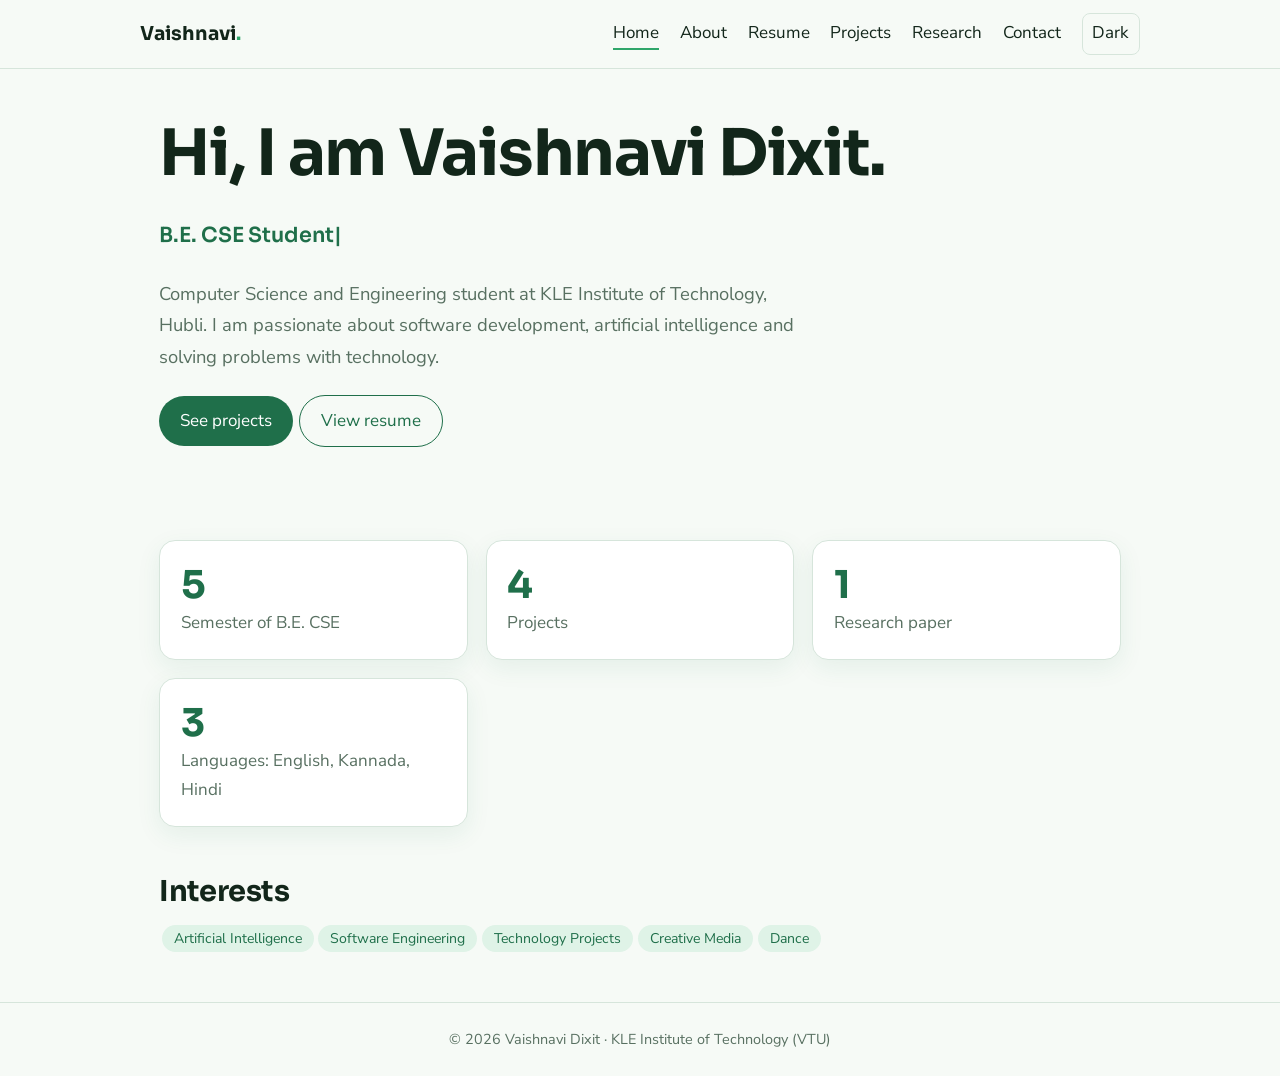
<file: index.html>
<!DOCTYPE html><html lang="en"><head><meta charset="utf-8"><meta name="viewport" content="width=device-width,initial-scale=1"><title>Home | Vaishnavi Dixit</title><meta name="description" content="Portfolio of Vaishnavi Dixit, B.E. Computer Science student at KLE Institute of Technology: projects in AI and software, resume and research."><meta property="og:title" content="Vaishnavi Dixit | Portfolio"><meta property="og:description" content="B.E. CSE student, AI and software enthusiast and author of the Trust-Respect Continuum."><meta property="og:type" content="website"><link rel="icon" href="data:image/svg+xml,%3Csvg xmlns=%27http://www.w3.org/2000/svg%27 viewBox=%270 0 100 100%27%3E%3Crect width=%27100%27 height=%27100%27 rx=%2722%27 fill=%27%231f6f4a%27/%3E%3Ctext x=%2750%27 y=%2768%27 font-size=%2760%27 text-anchor=%27middle%27 fill=%27white%27 font-family=%27sans-serif%27%3EV%3C/text%3E%3C/svg%3E"><link href="https://fonts.googleapis.com/css2?family=Sora:wght@600;700&family=Nunito+Sans:wght@400;600&display=swap" rel="stylesheet"><link rel="stylesheet" href="style.css"></head><body><div id="bar"></div><header><div class="wrap nav"><a class="logo" href="index.html">Vaishnavi<b>.</b></a><button id="menu" class="ib" aria-expanded="false" aria-controls="nl">Menu</button><nav aria-label="Main"><ul id="nl"><li><a href="index.html">Home</a></li><li><a href="about.html">About</a></li><li><a href="resume.html">Resume</a></li><li><a href="projects.html">Projects</a></li><li><a href="research.html">Research</a></li><li><a href="contact.html">Contact</a></li><li><button id="theme" class="ib" aria-label="Toggle theme">Dark</button></li></ul></nav></div></header><main class="wrap"><div class="hero"><h1>Hi, I am Vaishnavi Dixit.</h1><div class="type" id="typing" aria-label="B.E. CSE Student"></div>
<p>Computer Science and Engineering student at KLE Institute of Technology, Hubli. I am passionate about software development, artificial intelligence and solving problems with technology.</p>
<a class="btn" href="projects.html">See projects</a><a class="btn alt" href="resume.html">View resume</a></div>
<section class="rv"><div class="grid">
<div class="card"><div class="num" data-count="5">0</div><span class="muted">Semester of B.E. CSE</span></div>
<div class="card"><div class="num" data-count="4">0</div><span class="muted">Projects</span></div>
<div class="card"><div class="num" data-count="1">0</div><span class="muted">Research paper</span></div>
<div class="card"><div class="num" data-count="3">0</div><span class="muted">Languages: English, Kannada, Hindi</span></div></div></section>
<section class="rv"><h2>Interests</h2><span class="tag">Artificial Intelligence</span><span class="tag">Software Engineering</span><span class="tag">Technology Projects</span><span class="tag">Creative Media</span><span class="tag">Dance</span></section></main><button id="top" class="ib" aria-label="Back to top">Top</button><footer>&copy; 2026 Vaishnavi Dixit &middot; KLE Institute of Technology (VTU)</footer><script src="https://cdnjs.cloudflare.com/ajax/libs/jquery/3.7.1/jquery.min.js"></script><script src="script.js"></script></body></html>
</file>
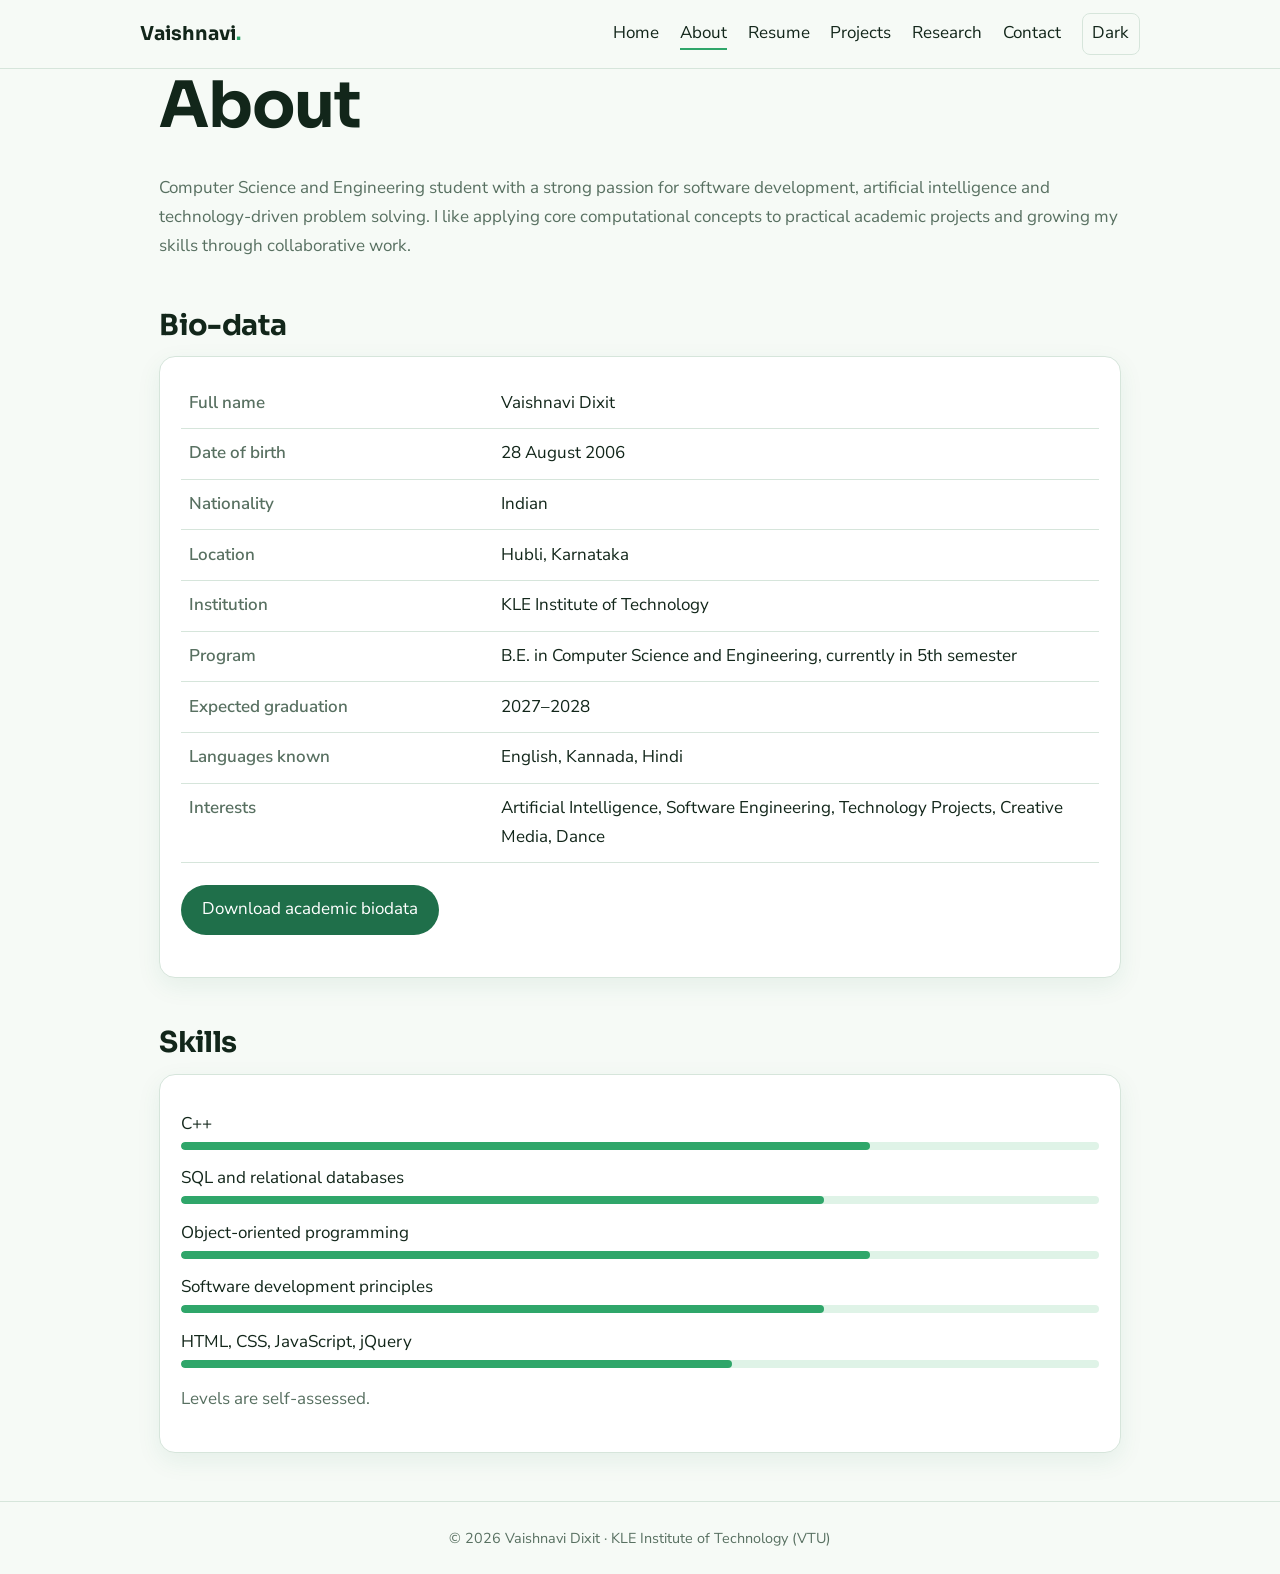
<file: about.html>
<!DOCTYPE html><html lang="en"><head><meta charset="utf-8"><meta name="viewport" content="width=device-width,initial-scale=1"><title>About | Vaishnavi Dixit</title><meta name="description" content="Portfolio of Vaishnavi Dixit, B.E. Computer Science student at KLE Institute of Technology: projects in AI and software, resume and research."><meta property="og:title" content="Vaishnavi Dixit | Portfolio"><meta property="og:description" content="B.E. CSE student, AI and software enthusiast and author of the Trust-Respect Continuum."><meta property="og:type" content="website"><link rel="icon" href="data:image/svg+xml,%3Csvg xmlns=%27http://www.w3.org/2000/svg%27 viewBox=%270 0 100 100%27%3E%3Crect width=%27100%27 height=%27100%27 rx=%2722%27 fill=%27%231f6f4a%27/%3E%3Ctext x=%2750%27 y=%2768%27 font-size=%2760%27 text-anchor=%27middle%27 fill=%27white%27 font-family=%27sans-serif%27%3EV%3C/text%3E%3C/svg%3E"><link href="https://fonts.googleapis.com/css2?family=Sora:wght@600;700&family=Nunito+Sans:wght@400;600&display=swap" rel="stylesheet"><link rel="stylesheet" href="style.css"></head><body><div id="bar"></div><header><div class="wrap nav"><a class="logo" href="index.html">Vaishnavi<b>.</b></a><button id="menu" class="ib" aria-expanded="false" aria-controls="nl">Menu</button><nav aria-label="Main"><ul id="nl"><li><a href="index.html">Home</a></li><li><a href="about.html">About</a></li><li><a href="resume.html">Resume</a></li><li><a href="projects.html">Projects</a></li><li><a href="research.html">Research</a></li><li><a href="contact.html">Contact</a></li><li><button id="theme" class="ib" aria-label="Toggle theme">Dark</button></li></ul></nav></div></header><main class="wrap"><h1>About</h1><p class="muted">Computer Science and Engineering student with a strong passion for software development, artificial intelligence and technology-driven problem solving. I like applying core computational concepts to practical academic projects and growing my skills through collaborative work.</p>
<section class="rv"><h2>Bio-data</h2><div class="card"><table>
<tr><th>Full name</th><td>Vaishnavi Dixit</td></tr><tr><th>Date of birth</th><td>28 August 2006</td></tr>
<tr><th>Nationality</th><td>Indian</td></tr><tr><th>Location</th><td>Hubli, Karnataka</td></tr>
<tr><th>Institution</th><td>KLE Institute of Technology</td></tr>
<tr><th>Program</th><td>B.E. in Computer Science and Engineering, currently in 5th semester</td></tr>
<tr><th>Expected graduation</th><td>2027&ndash;2028</td></tr>
<tr><th>Languages known</th><td>English, Kannada, Hindi</td></tr>
<tr><th>Interests</th><td>Artificial Intelligence, Software Engineering, Technology Projects, Creative Media, Dance</td></tr></table>
<p><a class="btn" href="Academic_Biodata_Vaishnavi_Dixit.pdf" download>Download academic biodata</a></p></div></section>
<section class="rv"><h2>Skills</h2><div class="card">
<div class="skill">C++<div><i data-level="75"></i></div></div><div class="skill">SQL and relational databases<div><i data-level="70"></i></div></div>
<div class="skill">Object-oriented programming<div><i data-level="75"></i></div></div><div class="skill">Software development principles<div><i data-level="70"></i></div></div>
<div class="skill">HTML, CSS, JavaScript, jQuery<div><i data-level="60"></i></div></div>
<p class="muted">Levels are self-assessed. <!-- TODO: adjust data-level values --></p></div></section></main><button id="top" class="ib" aria-label="Back to top">Top</button><footer>&copy; 2026 Vaishnavi Dixit &middot; KLE Institute of Technology (VTU)</footer><script src="https://cdnjs.cloudflare.com/ajax/libs/jquery/3.7.1/jquery.min.js"></script><script src="script.js"></script></body></html>
</file>
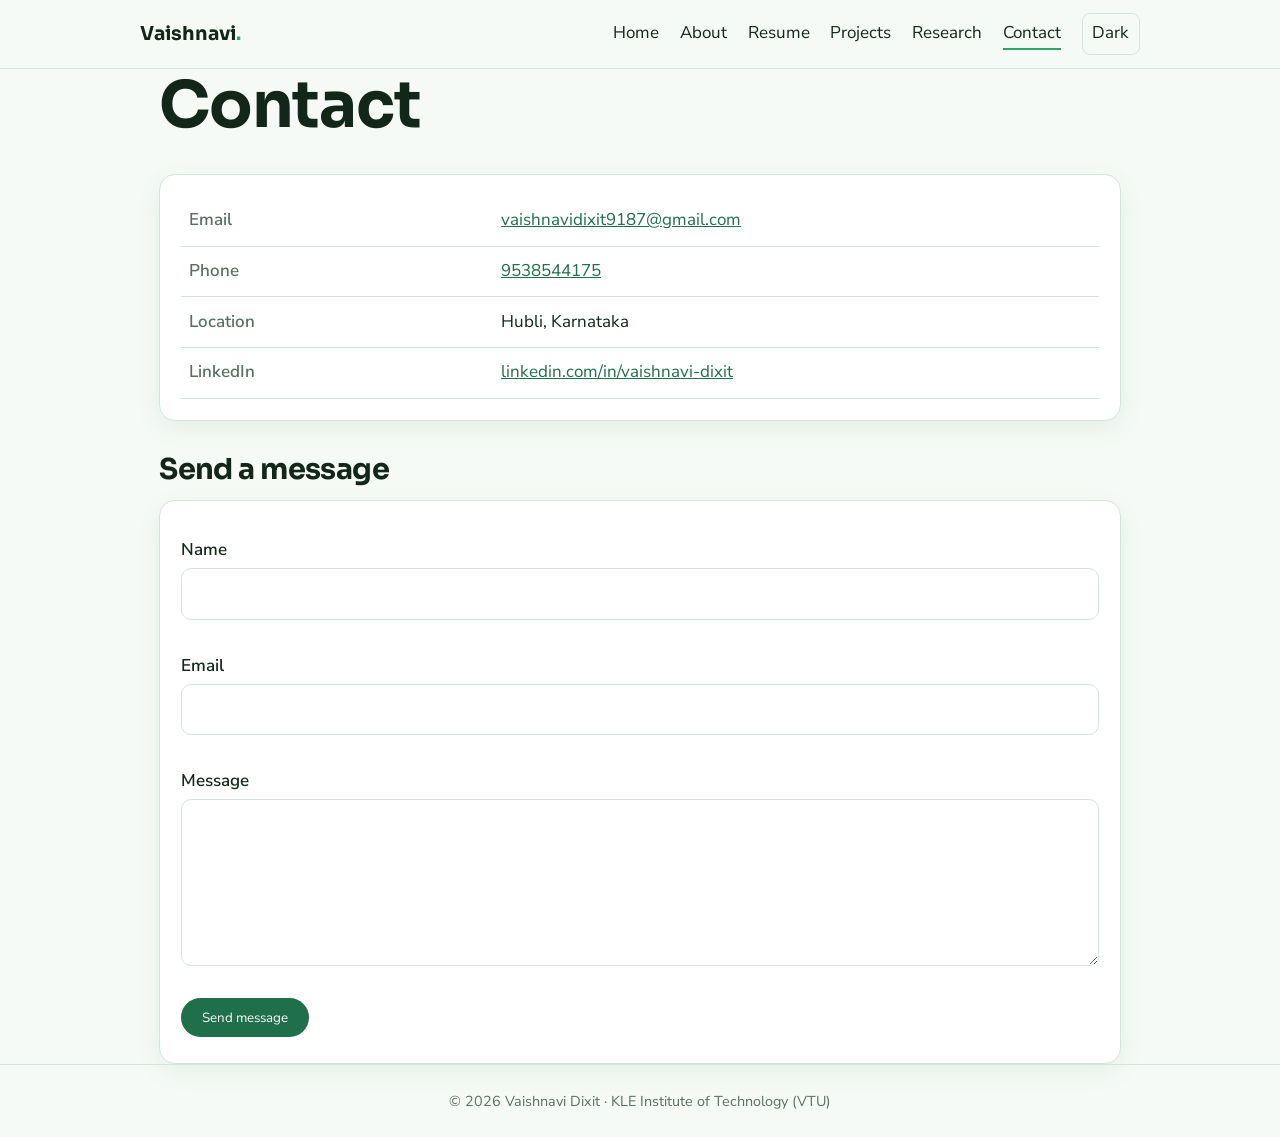
<file: contact.html>
<!DOCTYPE html><html lang="en"><head><meta charset="utf-8"><meta name="viewport" content="width=device-width,initial-scale=1"><title>Contact | Vaishnavi Dixit</title><meta name="description" content="Portfolio of Vaishnavi Dixit, B.E. Computer Science student at KLE Institute of Technology: projects in AI and software, resume and research."><meta property="og:title" content="Vaishnavi Dixit | Portfolio"><meta property="og:description" content="B.E. CSE student, AI and software enthusiast and author of the Trust-Respect Continuum."><meta property="og:type" content="website"><link rel="icon" href="data:image/svg+xml,%3Csvg xmlns=%27http://www.w3.org/2000/svg%27 viewBox=%270 0 100 100%27%3E%3Crect width=%27100%27 height=%27100%27 rx=%2722%27 fill=%27%231f6f4a%27/%3E%3Ctext x=%2750%27 y=%2768%27 font-size=%2760%27 text-anchor=%27middle%27 fill=%27white%27 font-family=%27sans-serif%27%3EV%3C/text%3E%3C/svg%3E"><link href="https://fonts.googleapis.com/css2?family=Sora:wght@600;700&family=Nunito+Sans:wght@400;600&display=swap" rel="stylesheet"><link rel="stylesheet" href="style.css"></head><body><div id="bar"></div><header><div class="wrap nav"><a class="logo" href="index.html">Vaishnavi<b>.</b></a><button id="menu" class="ib" aria-expanded="false" aria-controls="nl">Menu</button><nav aria-label="Main"><ul id="nl"><li><a href="index.html">Home</a></li><li><a href="about.html">About</a></li><li><a href="resume.html">Resume</a></li><li><a href="projects.html">Projects</a></li><li><a href="research.html">Research</a></li><li><a href="contact.html">Contact</a></li><li><button id="theme" class="ib" aria-label="Toggle theme">Dark</button></li></ul></nav></div></header><main class="wrap"><h1>Contact</h1><div class="card"><table>
<tr><th>Email</th><td><a href="mailto:vaishnavidixit9187@gmail.com">vaishnavidixit9187@gmail.com</a></td></tr>
<tr><th>Phone</th><td><a href="tel:+919538544175">9538544175</a></td></tr>
<tr><th>Location</th><td>Hubli, Karnataka</td></tr>
<tr><th>LinkedIn</th><td><a href="https://linkedin.com/in/vaishnavi-dixit" target="_blank" rel="noopener">linkedin.com/in/vaishnavi-dixit</a> <!-- TODO: confirm this is your real profile URL --></td></tr></table></div>
<h2 style="margin-top:2rem">Send a message</h2>
<form id="cf" class="card" novalidate><label for="name">Name</label><input id="name" autocomplete="name"><div class="err" id="e-name"></div>
<label for="email">Email</label><input id="email" type="email" autocomplete="email"><div class="err" id="e-email"></div>
<label for="msg">Message</label><textarea id="msg" rows="5"></textarea><div class="err" id="e-msg"></div>
<button class="btn" type="submit">Send message</button></form><div id="ok" role="status"></div></main><button id="top" class="ib" aria-label="Back to top">Top</button><footer>&copy; 2026 Vaishnavi Dixit &middot; KLE Institute of Technology (VTU)</footer><script src="https://cdnjs.cloudflare.com/ajax/libs/jquery/3.7.1/jquery.min.js"></script><script src="script.js"></script></body></html>
</file>
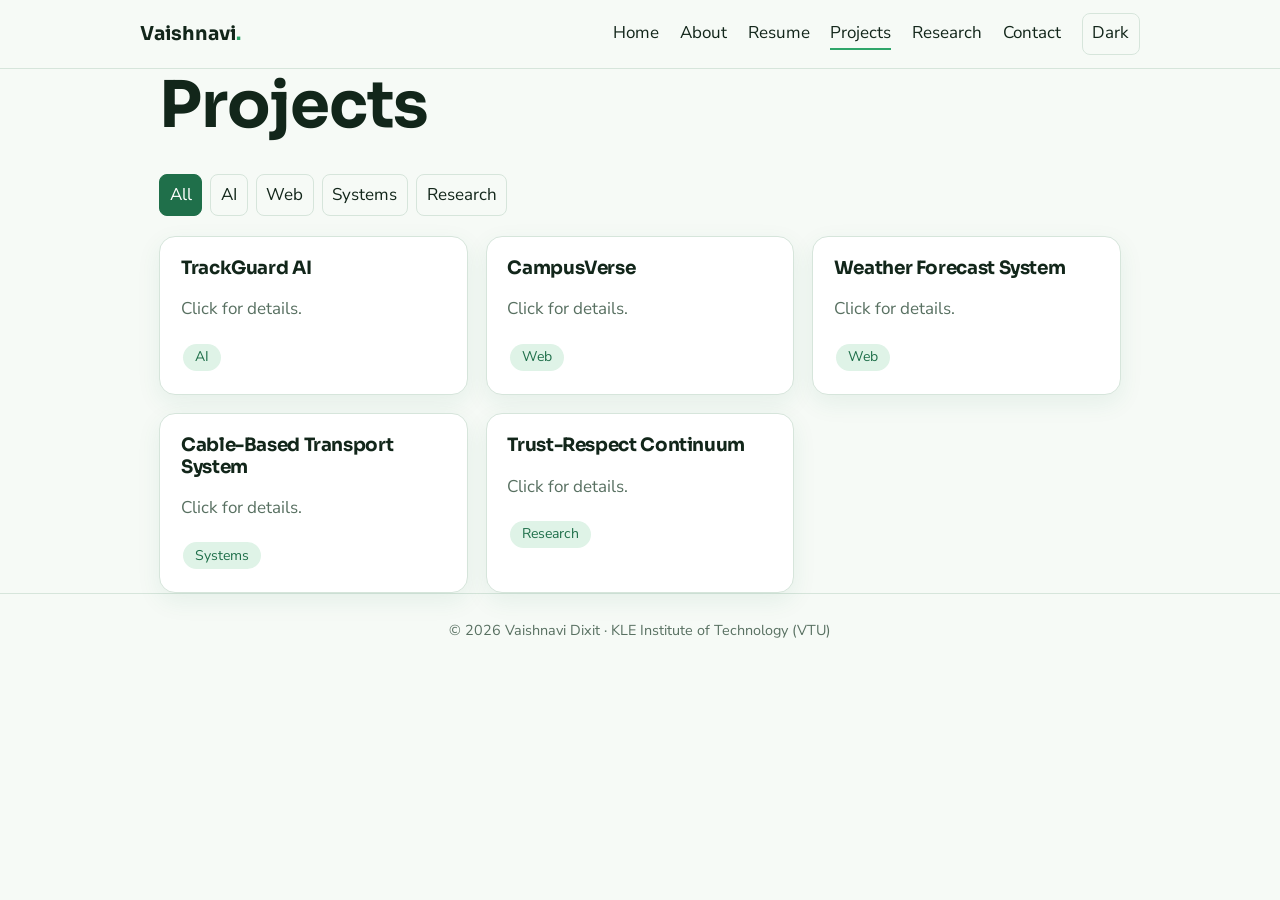
<file: projects.html>
<!DOCTYPE html><html lang="en"><head><meta charset="utf-8"><meta name="viewport" content="width=device-width,initial-scale=1"><title>Projects | Vaishnavi Dixit</title><meta name="description" content="Portfolio of Vaishnavi Dixit, B.E. Computer Science student at KLE Institute of Technology: projects in AI and software, resume and research."><meta property="og:title" content="Vaishnavi Dixit | Portfolio"><meta property="og:description" content="B.E. CSE student, AI and software enthusiast and author of the Trust-Respect Continuum."><meta property="og:type" content="website"><link rel="icon" href="data:image/svg+xml,%3Csvg xmlns=%27http://www.w3.org/2000/svg%27 viewBox=%270 0 100 100%27%3E%3Crect width=%27100%27 height=%27100%27 rx=%2722%27 fill=%27%231f6f4a%27/%3E%3Ctext x=%2750%27 y=%2768%27 font-size=%2760%27 text-anchor=%27middle%27 fill=%27white%27 font-family=%27sans-serif%27%3EV%3C/text%3E%3C/svg%3E"><link href="https://fonts.googleapis.com/css2?family=Sora:wght@600;700&family=Nunito+Sans:wght@400;600&display=swap" rel="stylesheet"><link rel="stylesheet" href="style.css"></head><body><div id="bar"></div><header><div class="wrap nav"><a class="logo" href="index.html">Vaishnavi<b>.</b></a><button id="menu" class="ib" aria-expanded="false" aria-controls="nl">Menu</button><nav aria-label="Main"><ul id="nl"><li><a href="index.html">Home</a></li><li><a href="about.html">About</a></li><li><a href="resume.html">Resume</a></li><li><a href="projects.html">Projects</a></li><li><a href="research.html">Research</a></li><li><a href="contact.html">Contact</a></li><li><button id="theme" class="ib" aria-label="Toggle theme">Dark</button></li></ul></nav></div></header><main class="wrap"><h1>Projects</h1><div class="filters"><button class="ib on" data-f="all">All</button><button class="ib" data-f="ai">AI</button><button class="ib" data-f="web">Web</button><button class="ib" data-f="systems">Systems</button><button class="ib" data-f="research">Research</button></div><div class="grid"><article class="card pcard" data-cat="ai" tabindex="0"><h3>TrackGuard AI</h3><p class="muted">Click for details.</p><span class="tag">AI</span><div class="detail" hidden><p>A railway track monitoring system concept for automated defect detection using artificial intelligence and computer vision, aimed at making rail inspection more efficient and safer.</p><p><span class="tag">Tech stack: add here</span></p></div></article><article class="card pcard" data-cat="web" tabindex="0"><h3>CampusVerse</h3><p class="muted">Click for details.</p><span class="tag">Web</span><div class="detail" hidden><p>A centralized digital campus platform that brings student interaction, event distribution and resource management across academic departments into one accessible software ecosystem.</p><p><span class="tag">Tech stack: add here</span></p></div></article><article class="card pcard" data-cat="web" tabindex="0"><h3>Weather Forecast System</h3><p class="muted">Click for details.</p><span class="tag">Web</span><div class="detail" hidden><p>What it does and how users interact with it. <!-- TODO --></p><p><span class="tag">Tech stack: add here</span></p></div></article><article class="card pcard" data-cat="systems" tabindex="0"><h3>Cable-Based Transport System</h3><p class="muted">Click for details.</p><span class="tag">Systems</span><div class="detail" hidden><p>The problem it solves and how it works. <!-- TODO --></p><p><span class="tag">Tech stack: add here</span></p></div></article><article class="card pcard" data-cat="research" tabindex="0"><h3>Trust-Respect Continuum</h3><p class="muted">Click for details.</p><span class="tag">Research</span><div class="detail" hidden><p>An academic paper proposing a framework that examines trust and respect as foundational human values. <a href="research.html">Explore the idea</a></p></div></article></div><div id="modal" role="dialog" aria-modal="true" aria-labelledby="m-title"><div class="card"><h3 id="m-title"></h3><div id="m-body"></div><button id="m-close" class="btn">Close</button></div></div></main><button id="top" class="ib" aria-label="Back to top">Top</button><footer>&copy; 2026 Vaishnavi Dixit &middot; KLE Institute of Technology (VTU)</footer><script src="https://cdnjs.cloudflare.com/ajax/libs/jquery/3.7.1/jquery.min.js"></script><script src="script.js"></script></body></html>
</file>
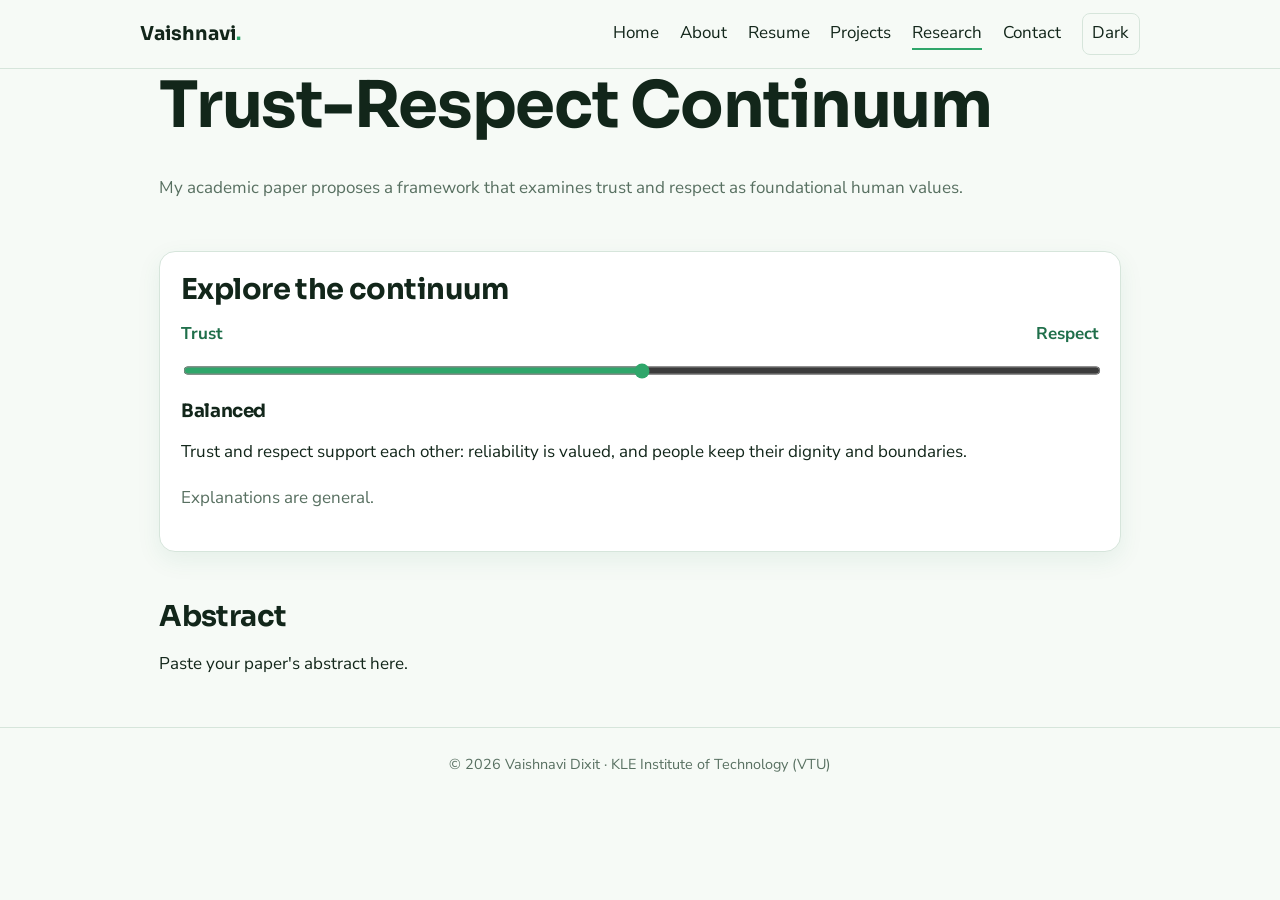
<file: research.html>
<!DOCTYPE html><html lang="en"><head><meta charset="utf-8"><meta name="viewport" content="width=device-width,initial-scale=1"><title>Research | Vaishnavi Dixit</title><meta name="description" content="Portfolio of Vaishnavi Dixit, B.E. CSE student at KLE Institute of Technology (VTU): resume, projects and research."><meta property="og:title" content="Vaishnavi Dixit | Portfolio"><meta property="og:description" content="B.E. CSE student, aspiring software developer and author of the Trust-Respect Continuum."><meta property="og:type" content="website"><link rel="icon" href="data:image/svg+xml,%3Csvg xmlns=%27http://www.w3.org/2000/svg%27 viewBox=%270 0 100 100%27%3E%3Crect width=%27100%27 height=%27100%27 rx=%2722%27 fill=%27%231f6f4a%27/%3E%3Ctext x=%2750%27 y=%2768%27 font-size=%2760%27 text-anchor=%27middle%27 fill=%27white%27 font-family=%27sans-serif%27%3EV%3C/text%3E%3C/svg%3E"><link href="https://fonts.googleapis.com/css2?family=Sora:wght@600;700&family=Nunito+Sans:wght@400;600&display=swap" rel="stylesheet"><link rel="stylesheet" href="style.css"></head><body><div id="bar"></div><header><div class="wrap nav"><a class="logo" href="index.html">Vaishnavi<b>.</b></a><button id="menu" class="ib" aria-expanded="false" aria-controls="nl">Menu</button><nav aria-label="Main"><ul id="nl"><li><a href="index.html">Home</a></li><li><a href="about.html">About</a></li><li><a href="resume.html">Resume</a></li><li><a href="projects.html">Projects</a></li><li><a href="research.html">Research</a></li><li><a href="contact.html">Contact</a></li><li><button id="theme" class="ib" aria-label="Toggle theme">Dark</button></li></ul></nav></div></header><main class="wrap">
<h1>Trust-Respect Continuum</h1><p class="muted">My academic paper proposes a framework that examines trust and respect as foundational human values.</p>
<section class="card rv"><h2>Explore the continuum</h2><div class="scale"><span>Trust</span><span>Respect</span></div>
<input type="range" id="tr" min="0" max="100" value="50" aria-label="Trust to respect"><h3 id="tr-t"></h3><p id="tr-d"></p>
<p class="muted">Explanations are general. <!-- TODO: replace with definitions from your paper --></p></section>
<section class="rv"><h2>Abstract</h2><p>Paste your paper's abstract here. <!-- TODO --></p></section>
</main><button id="top" class="ib" aria-label="Back to top">Top</button><footer>&copy; 2026 Vaishnavi Dixit &middot; KLE Institute of Technology (VTU)</footer><script src="https://cdnjs.cloudflare.com/ajax/libs/jquery/3.7.1/jquery.min.js"></script><script src="script.js"></script></body></html>
</file>
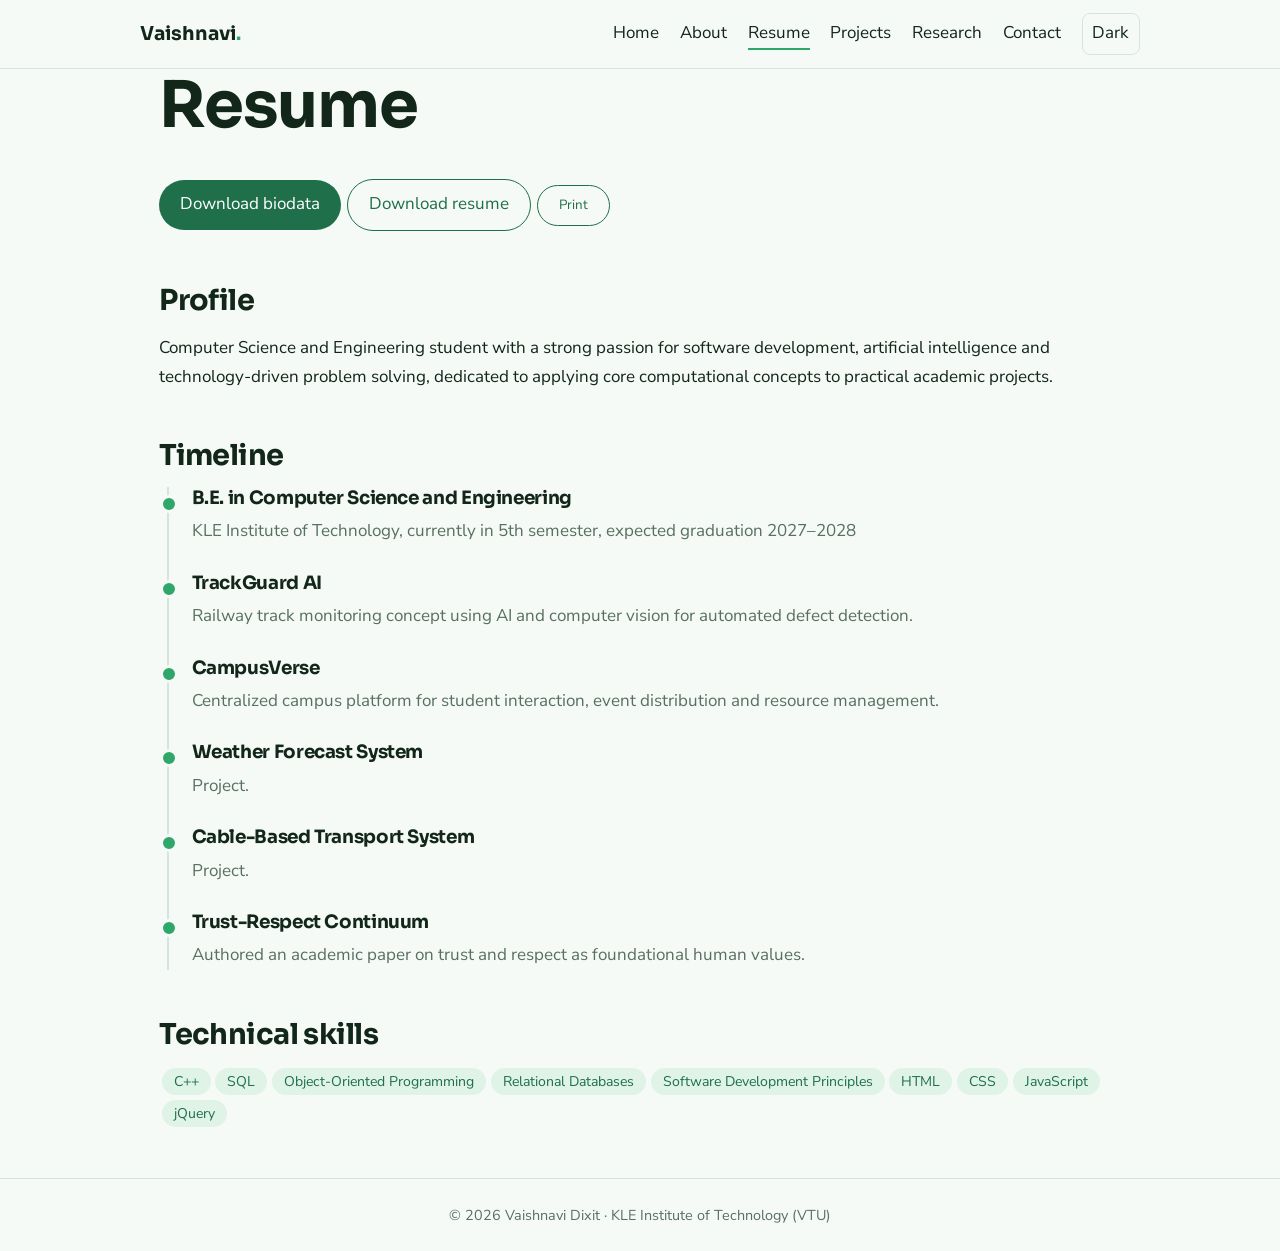
<file: resume.html>
<!DOCTYPE html><html lang="en"><head><meta charset="utf-8"><meta name="viewport" content="width=device-width,initial-scale=1"><title>Resume | Vaishnavi Dixit</title><meta name="description" content="Portfolio of Vaishnavi Dixit, B.E. Computer Science student at KLE Institute of Technology: projects in AI and software, resume and research."><meta property="og:title" content="Vaishnavi Dixit | Portfolio"><meta property="og:description" content="B.E. CSE student, AI and software enthusiast and author of the Trust-Respect Continuum."><meta property="og:type" content="website"><link rel="icon" href="data:image/svg+xml,%3Csvg xmlns=%27http://www.w3.org/2000/svg%27 viewBox=%270 0 100 100%27%3E%3Crect width=%27100%27 height=%27100%27 rx=%2722%27 fill=%27%231f6f4a%27/%3E%3Ctext x=%2750%27 y=%2768%27 font-size=%2760%27 text-anchor=%27middle%27 fill=%27white%27 font-family=%27sans-serif%27%3EV%3C/text%3E%3C/svg%3E"><link href="https://fonts.googleapis.com/css2?family=Sora:wght@600;700&family=Nunito+Sans:wght@400;600&display=swap" rel="stylesheet"><link rel="stylesheet" href="style.css"></head><body><div id="bar"></div><header><div class="wrap nav"><a class="logo" href="index.html">Vaishnavi<b>.</b></a><button id="menu" class="ib" aria-expanded="false" aria-controls="nl">Menu</button><nav aria-label="Main"><ul id="nl"><li><a href="index.html">Home</a></li><li><a href="about.html">About</a></li><li><a href="resume.html">Resume</a></li><li><a href="projects.html">Projects</a></li><li><a href="research.html">Research</a></li><li><a href="contact.html">Contact</a></li><li><button id="theme" class="ib" aria-label="Toggle theme">Dark</button></li></ul></nav></div></header><main class="wrap"><h1>Resume</h1><a class="btn" href="Academic_Biodata_Vaishnavi_Dixit.pdf" download>Download biodata</a><a class="btn alt" href="Vaishnavi_Dixit_Resume.pdf" download>Download resume</a><button class="btn alt" onclick="window.print()">Print</button>
<section class="rv"><h2>Profile</h2><p>Computer Science and Engineering student with a strong passion for software development, artificial intelligence and technology-driven problem solving, dedicated to applying core computational concepts to practical academic projects.</p></section>
<section class="rv"><h2>Timeline</h2><div class="tl">
<div><h3>B.E. in Computer Science and Engineering</h3><span class="muted">KLE Institute of Technology, currently in 5th semester, expected graduation 2027&ndash;2028</span></div>
<div><h3>TrackGuard AI</h3><span class="muted">Railway track monitoring concept using AI and computer vision for automated defect detection.</span></div>
<div><h3>CampusVerse</h3><span class="muted">Centralized campus platform for student interaction, event distribution and resource management.</span></div>
<div><h3>Weather Forecast System</h3><span class="muted">Project. <!-- TODO: description and tech stack --></span></div>
<div><h3>Cable-Based Transport System</h3><span class="muted">Project. <!-- TODO: description and tech stack --></span></div>
<div><h3>Trust-Respect Continuum</h3><span class="muted">Authored an academic paper on trust and respect as foundational human values.</span></div></div></section>
<section class="rv"><h2>Technical skills</h2><span class="tag">C++</span><span class="tag">SQL</span><span class="tag">Object-Oriented Programming</span><span class="tag">Relational Databases</span><span class="tag">Software Development Principles</span><span class="tag">HTML</span><span class="tag">CSS</span><span class="tag">JavaScript</span><span class="tag">jQuery</span></section></main><button id="top" class="ib" aria-label="Back to top">Top</button><footer>&copy; 2026 Vaishnavi Dixit &middot; KLE Institute of Technology (VTU)</footer><script src="https://cdnjs.cloudflare.com/ajax/libs/jquery/3.7.1/jquery.min.js"></script><script src="script.js"></script></body></html>
</file>
<file: style.css>
:root{--bg:#f6faf6;--card:#fff;--ink:#12261a;--muted:#587061;--g:#1f6f4a;--g2:#2fa66a;--mint:#dff3e7;--line:#d6e5db;--sh:0 8px 24px rgba(31,111,74,.08)}
[data-theme=dark]{--bg:#0d1a13;--card:#14261c;--ink:#e6f2ea;--muted:#9bb5a5;--g:#5fd29a;--g2:#3fb57d;--mint:#1b3527;--line:#25402f;--sh:0 8px 24px rgba(0,0,0,.35)}
*{box-sizing:border-box}html{scroll-behavior:smooth}
body{margin:0;background:var(--bg);color:var(--ink);font:17px/1.7 "Nunito Sans",system-ui,sans-serif;transition:background .3s,color .3s}
h1,h2,h3{font-family:Sora,system-ui,sans-serif;line-height:1.15;margin:0 0 .5em;letter-spacing:-.02em}
h1{font-size:clamp(2.3rem,6vw,4rem)}h2{font-size:1.8rem}h3{font-size:1.15rem}
a{color:var(--g)}:focus-visible{outline:3px solid var(--g2);outline-offset:2px}
#bar{position:fixed;top:0;left:0;height:3px;width:0;background:var(--g2);z-index:20}
header{position:sticky;top:0;z-index:10;background:color-mix(in srgb,var(--bg) 88%,transparent);backdrop-filter:blur(10px);border-bottom:1px solid var(--line)}
.wrap{max-width:1000px;margin:auto;padding:0 1.2rem}
.nav{display:flex;justify-content:space-between;align-items:center;padding:.8rem 0}
.logo{font:700 1.2rem Sora,sans-serif;text-decoration:none;color:var(--ink)}.logo b{color:var(--g2)}
nav ul{list-style:none;display:flex;gap:1.3rem;margin:0;padding:0;align-items:center}
nav a{color:var(--ink);text-decoration:none;padding:.2rem 0;border-bottom:2px solid transparent}
nav a:hover,nav a.on{border-color:var(--g2)}
.ib{background:none;border:1px solid var(--line);color:var(--ink);border-radius:8px;padding:.35rem .6rem;cursor:pointer;font:inherit}
#menu{display:none}
main{padding:2.5rem 0 4rem}
.hero{padding:3rem 0 2.5rem}.hero p{max-width:58ch;color:var(--muted);font-size:1.15rem}
.type{color:var(--g);font:600 1.3rem Sora,sans-serif;min-height:1.8em}.type::after{content:"|";animation:bl 1s steps(1) infinite}
@keyframes bl{50%{opacity:0}}
.btn{display:inline-block;background:var(--g);color:#fff;padding:.65rem 1.3rem;border-radius:99px;text-decoration:none;border:0;font:600 1rem inherit;font-family:inherit;cursor:pointer;margin:.3rem .4rem .3rem 0;transition:transform .2s}
[data-theme=dark] .btn{color:#0b1a12}.btn:hover{transform:translateY(-2px)}
.btn.alt{background:none;color:var(--g);border:1.5px solid var(--g)}
section{margin:3rem 0}
.grid{display:grid;grid-template-columns:repeat(auto-fit,minmax(240px,1fr));gap:1.1rem}
.card{background:var(--card);border:1px solid var(--line);border-radius:16px;padding:1.3rem;box-shadow:var(--sh)}
.num{font:700 2.4rem Sora,sans-serif;color:var(--g)}.muted{color:var(--muted)}
table{border-collapse:collapse;width:100%}th,td{text-align:left;padding:.65rem .5rem;border-bottom:1px solid var(--line);vertical-align:top}th{width:34%;color:var(--muted);font-weight:600}
.tag{display:inline-block;background:var(--mint);color:var(--g);border-radius:99px;padding:.1rem .75rem;margin:.15rem;font-size:.88rem}
.skill{margin:.9rem 0}.skill div{height:8px;background:var(--mint);border-radius:4px;overflow:hidden;margin-top:.2rem}
.skill i{display:block;height:100%;width:0;background:var(--g2);border-radius:4px;transition:width 1.2s ease}
.filters{display:flex;gap:.5rem;flex-wrap:wrap;margin-bottom:1.2rem}.filters .ib.on{background:var(--g);color:#fff;border-color:var(--g)}
.pcard{cursor:pointer;transition:transform .2s}.pcard:hover{transform:translateY(-3px)}.pcard.hide{display:none}
#modal{position:fixed;inset:0;background:rgba(5,20,12,.6);display:none;place-items:center;z-index:30;padding:1rem}
#modal.open{display:grid}#modal .card{max-width:520px;width:100%}
.tl{border-left:2px solid var(--line);margin-left:.5rem;padding-left:1.4rem}.tl>div{position:relative;margin-bottom:1.6rem}
.tl>div::before{content:"";position:absolute;left:-1.95rem;top:.5rem;width:12px;height:12px;border-radius:50%;background:var(--g2);border:3px solid var(--bg)}
input[type=range]{width:100%;accent-color:var(--g2)}
.scale{display:flex;justify-content:space-between;font-weight:700;color:var(--g)}
label{display:block;margin:.9rem 0 .2rem;font-weight:600}
input,textarea{width:100%;padding:.65rem;border:1px solid var(--line);border-radius:10px;background:var(--card);color:var(--ink);font:inherit}
.err{color:#c0392b;font-size:.9rem;min-height:1.2em}
#ok{display:none;margin-top:1rem;padding:1rem;border-radius:12px;background:var(--mint);color:var(--g)}
#top{position:fixed;right:1rem;bottom:1rem;display:none;z-index:15}
footer{border-top:1px solid var(--line);text-align:center;padding:1.5rem;color:var(--muted);font-size:.9rem}
.rv{opacity:0;transform:translateY(16px);transition:.6s}.rv.in{opacity:1;transform:none}
@media(max-width:700px){#menu{display:block}nav ul{display:none;position:absolute;left:0;right:0;top:100%;flex-direction:column;align-items:flex-start;background:var(--card);padding:1rem 1.2rem;border-bottom:1px solid var(--line)}nav ul.open{display:flex}}
@media(prefers-reduced-motion:reduce){*{transition:none!important;animation:none!important}.rv{opacity:1;transform:none}}
@media print{header,footer,.btn,#top,#bar{display:none}body{background:#fff;color:#000}}
</file>
